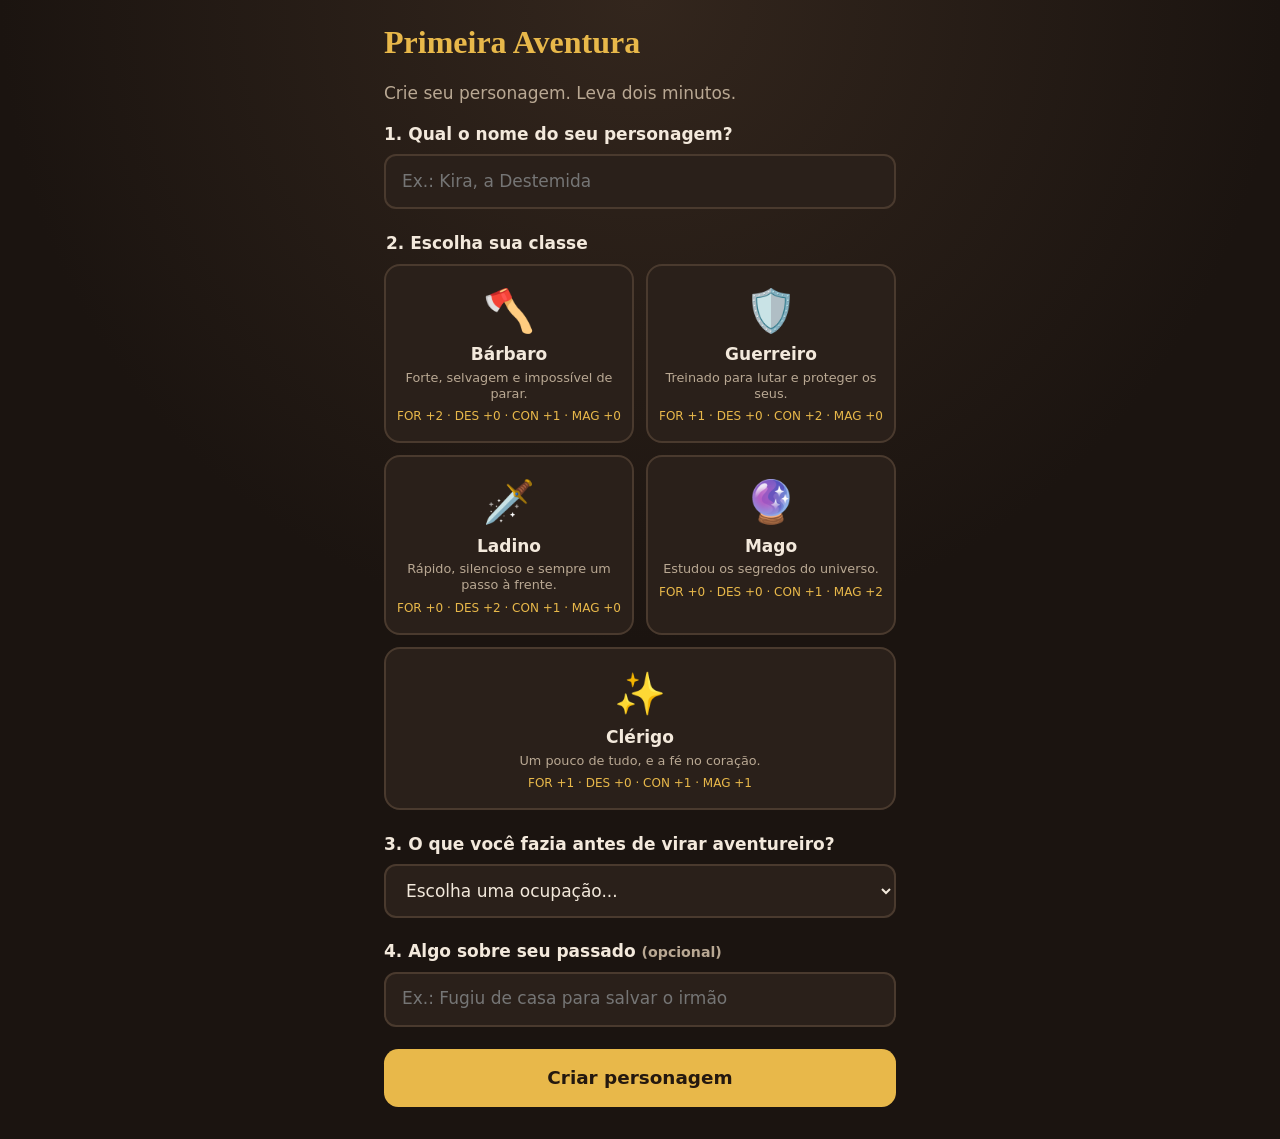
<file: index.html>
<!doctype html>
<html lang="pt-BR">
<head>
  <meta charset="utf-8">
  <meta name="viewport" content="width=device-width, initial-scale=1, viewport-fit=cover">
  <meta name="theme-color" content="#1b1410">
  <title>Primeira Aventura</title>
  <link rel="stylesheet" href="style.css">
  <script type="module" src="app.js"></script>
</head>
<body>
  <main>
    <section id="create" hidden>
      <h1>Primeira Aventura</h1>
      <p class="lead">Crie seu personagem. Leva dois minutos.</p>
      <form id="create-form">
        <label class="field">
          <span>1. Qual o nome do seu personagem?</span>
          <input name="name" required maxlength="30" autocomplete="off" placeholder="Ex.: Kira, a Destemida">
        </label>

        <fieldset class="field">
          <legend>2. Escolha sua classe</legend>
          <div id="class-cards" class="class-cards"></div>
        </fieldset>

        <label class="field">
          <span>3. O que você fazia antes de virar aventureiro?</span>
          <select name="occupationId" id="occupation" required></select>
        </label>

        <label class="field">
          <span>4. Algo sobre seu passado <small>(opcional)</small></span>
          <input name="past" maxlength="80" autocomplete="off" placeholder="Ex.: Fugiu de casa para salvar o irmão">
        </label>

        <button class="primary" type="submit">Criar personagem</button>
      </form>
    </section>

    <section id="sheet" hidden>
      <header class="sheet-head">
        <div id="portrait" class="portrait" aria-hidden="true"></div>
        <div>
          <h1 id="char-name"></h1>
          <p id="char-sub" class="sub"></p>
        </div>
      </header>
      <p id="char-past" class="past"></p>

      <div class="hp">
        <span class="label">Vida</span>
        <button type="button" id="hp-minus" aria-label="Perder 1 ponto de vida">−</button>
        <output id="hp-value"></output>
        <button type="button" id="hp-plus" aria-label="Recuperar 1 ponto de vida">+</button>
      </div>

      <div class="actions">
        <button type="button" id="init-btn" class="init">⚡ Iniciativa <small>1d6 + DES</small></button>
        <button type="button" id="dmg-btn" class="init">🗡️ Dano <small>1d6</small></button>
      </div>

      <p class="hint">Toque em um atributo para rolar o dado.</p>
      <div id="stat-buttons" class="stats"></div>

      <div id="result" class="result" aria-live="polite">
        <span class="placeholder">Seu resultado aparece aqui 🎲</span>
      </div>

      <div class="ability">
        <div>
          <strong id="ability-name"></strong>
          <p id="ability-desc"></p>
        </div>
        <button type="button" id="ability-btn"></button>
      </div>

      <div class="reset">
        <button type="button" id="reset-ask" class="link">Novo personagem</button>
        <span id="reset-confirm" hidden>
          Apagar <strong id="reset-name"></strong>?
          <button type="button" id="reset-yes" class="link danger">Sim, apagar</button>
          <button type="button" id="reset-no" class="link">Não</button>
        </span>
      </div>
    </section>
  </main>
</body>
</html>
</file>
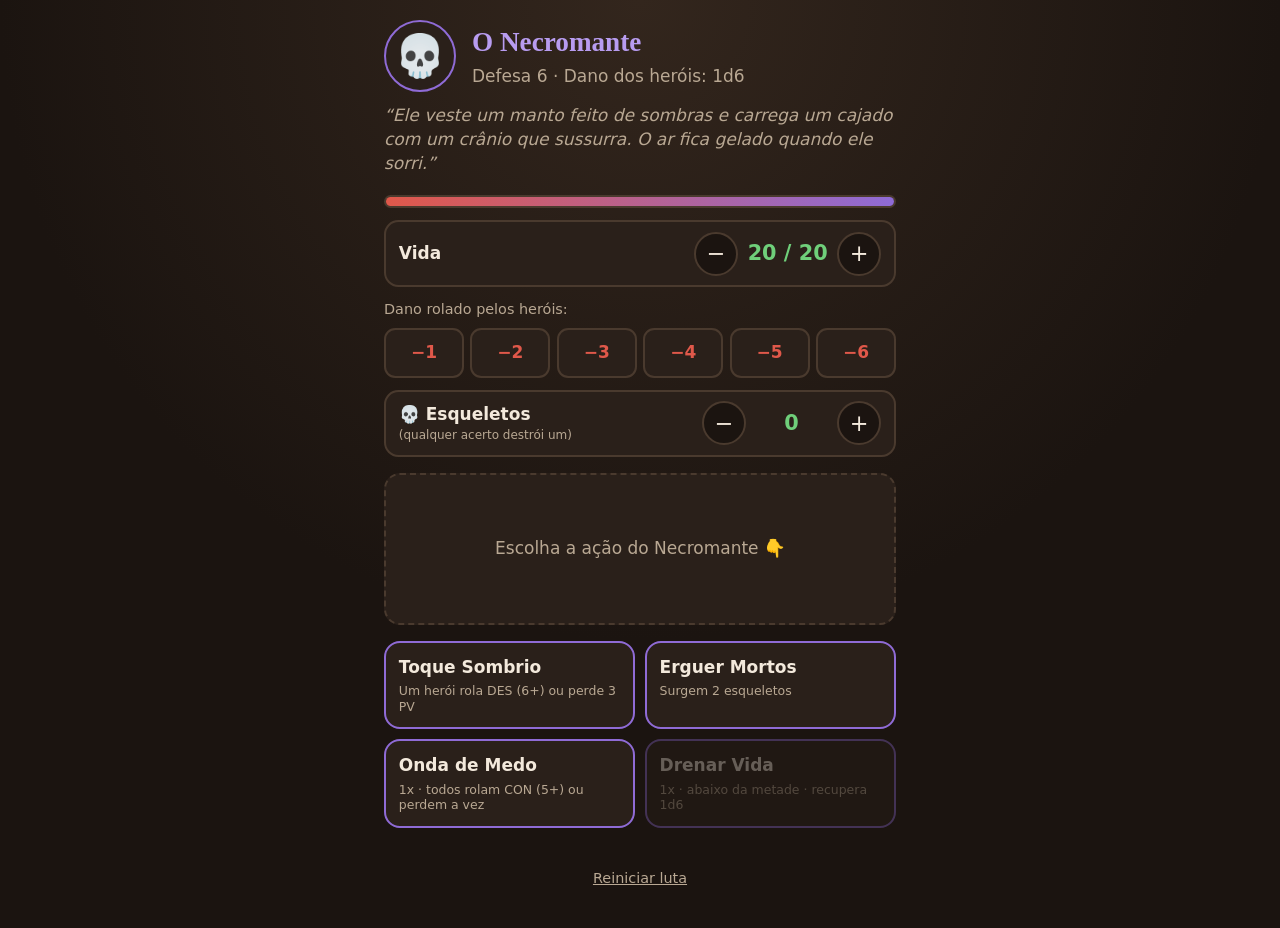
<file: necromante.html>
<!doctype html>
<html lang="pt-BR">
<head>
  <meta charset="utf-8">
  <meta name="viewport" content="width=device-width, initial-scale=1, viewport-fit=cover">
  <meta name="theme-color" content="#1b1410">
  <meta name="robots" content="noindex">
  <title>Necromante</title>
  <link rel="stylesheet" href="style.css">
  <script type="module" src="necromante.js"></script>
</head>
<body>
  <main class="enemy">
    <header class="sheet-head">
      <div class="portrait" aria-hidden="true">💀</div>
      <div>
        <h1>O Necromante</h1>
        <p class="sub">Defesa 6 · Dano dos heróis: 1d6</p>
      </div>
    </header>
    <p class="past">“Ele veste um manto feito de sombras e carrega um cajado com um crânio que sussurra. O ar fica gelado quando ele sorri.”</p>

    <div class="hpbar"><div id="hp-fill"></div></div>
    <div class="hp">
      <span class="label">Vida</span>
      <button type="button" data-hp="-1" aria-label="Tirar 1 de vida">−</button>
      <output id="hp-value"></output>
      <button type="button" data-hp="1" aria-label="Devolver 1 de vida">+</button>
    </div>
    <p class="hint">Dano rolado pelos heróis:</p>
    <div class="dmg-row">
      <button type="button" data-hp="-1">−1</button><button type="button" data-hp="-2">−2</button><button type="button" data-hp="-3">−3</button>
      <button type="button" data-hp="-4">−4</button><button type="button" data-hp="-5">−5</button><button type="button" data-hp="-6">−6</button>
    </div>

    <div class="hp">
      <span class="label">💀 Esqueletos <small>(qualquer acerto destrói um)</small></span>
      <button type="button" data-skel="-1" aria-label="Destruir esqueleto">−</button>
      <output id="skel-value"></output>
      <button type="button" data-skel="1" aria-label="Adicionar esqueleto">+</button>
    </div>

    <div id="result" class="result" aria-live="polite">
      <span class="placeholder">Escolha a ação do Necromante 👇</span>
    </div>

    <div class="enemy-actions">
      <button type="button" data-action="toque"><strong>Toque Sombrio</strong><small>Um herói rola DES (6+) ou perde 3 PV</small></button>
      <button type="button" data-action="erguer"><strong>Erguer Mortos</strong><small>Surgem 2 esqueletos</small></button>
      <button type="button" data-action="medo"><strong>Onda de Medo</strong><small>1x · todos rolam CON (5+) ou perdem a vez</small></button>
      <button type="button" data-action="drenar"><strong>Drenar Vida</strong><small>1x · abaixo da metade · recupera 1d6</small></button>
    </div>

    <div class="reset">
      <button type="button" id="reset-ask" class="link">Reiniciar luta</button>
      <span id="reset-confirm" hidden>
        Reiniciar a luta?
        <button type="button" id="reset-yes" class="link danger">Sim</button>
        <button type="button" id="reset-no" class="link">Não</button>
      </span>
    </div>
  </main>
</body>
</html>
</file>
<file: style.css>
:root {
  --bg: #1b1410;
  --panel: #2a201a;
  --line: #4a3a2e;
  --text: #f3e9dc;
  --muted: #b9a893;
  --gold: #e8b84a;
  --red: #e0584a;
  --green: #6fcf7a;
  color-scheme: dark;
}

* { box-sizing: border-box; }
[hidden] { display: none !important; }

body {
  margin: 0;
  min-height: 100vh;
  background: var(--bg) radial-gradient(circle at top, #33261d, var(--bg) 40rem) no-repeat;
  color: var(--text);
  font: 17px/1.4 system-ui, -apple-system, "Segoe UI", Roboto, sans-serif;
}

main {
  max-width: 34rem;
  margin: 0 auto;
  padding: max(1.25rem, env(safe-area-inset-top)) 1rem max(2rem, env(safe-area-inset-bottom));
}

h1 { font-family: Georgia, "Times New Roman", serif; color: var(--gold); margin: 0 0 .25rem; font-size: 2rem; }
.lead, .hint, .sub, small { color: var(--muted); }

button, input, select { font: inherit; color: inherit; }

/* --- Criação --- */

.field { display: block; border: 0; padding: 0; margin: 0 0 1.4rem; }
.field > span, legend { display: block; font-weight: 600; margin-bottom: .5rem; }

input, select {
  width: 100%;
  padding: .85rem 1rem;
  background: var(--panel);
  border: 2px solid var(--line);
  border-radius: .75rem;
}
input:focus, select:focus { outline: none; border-color: var(--gold); }

.class-cards { display: grid; grid-template-columns: 1fr 1fr; gap: .75rem; }
.class-card {
  position: relative;
  display: flex; flex-direction: column; align-items: center; text-align: center; gap: .2rem;
  padding: 1rem .5rem;
  background: var(--panel);
  border: 2px solid var(--line);
  border-radius: 1rem;
  cursor: pointer;
  transition: transform .1s, border-color .1s;
}
.class-card input { position: absolute; opacity: 0; pointer-events: none; }
.class-card .portrait { font-size: 2.6rem; }
.class-card small { font-size: .8rem; line-height: 1.25; }
.class-card .mini { font-size: .75rem; color: var(--gold); margin-top: .2rem; }
.class-card:has(input:checked) { border-color: var(--gold); background: #3a2b1f; transform: scale(1.03); }
.class-card:has(input:focus-visible) { outline: 2px solid var(--gold); outline-offset: 2px; }

.primary {
  width: 100%;
  padding: 1rem;
  border: 0; border-radius: .9rem;
  background: var(--gold); color: #24180f;
  font-weight: 700; font-size: 1.15rem;
  cursor: pointer;
}

/* --- Ficha --- */

.sheet-head { display: flex; align-items: center; gap: 1rem; }
.sheet-head h1 { font-size: 1.7rem; overflow-wrap: anywhere; }
.sheet-head .sub { margin: 0; }
.sheet-head .portrait {
  flex: none;
  width: 4.5rem; height: 4.5rem;
  display: grid; place-items: center;
  font-size: 2.6rem;
  background: var(--panel); border: 2px solid var(--gold); border-radius: 50%;
}
.past { font-style: italic; color: var(--muted); margin: .75rem 0 0; }

.hp {
  display: flex; align-items: center; gap: .6rem;
  margin: 1.25rem 0;
  padding: .6rem .8rem;
  background: var(--panel); border: 2px solid var(--line); border-radius: .9rem;
}
.hp .label { flex: 1; font-weight: 600; }
.hp button {
  width: 2.75rem; height: 2.75rem;
  border: 2px solid var(--line); border-radius: 50%;
  background: var(--bg); font-size: 1.4rem; cursor: pointer;
}
.hp output { min-width: 4.5rem; text-align: center; font-size: 1.3rem; font-weight: 700; color: var(--green); }
.hp output.low { color: var(--red); }

.hint { margin: 0 0 .5rem; font-size: .9rem; }
.stats { display: grid; grid-template-columns: repeat(2, 1fr); gap: .6rem; }
.stat {
  display: flex; flex-direction: column; align-items: center;
  padding: .9rem .25rem;
  background: var(--panel); border: 2px solid var(--line); border-radius: 1rem;
  cursor: pointer;
  transition: transform .08s;
}
.stat:active { transform: scale(.95); }
.stat-short { font-weight: 700; letter-spacing: .05em; }
.stat-mod { font-size: 2rem; font-weight: 800; color: var(--gold); line-height: 1.1; }
.stat-name { font-size: .75rem; color: var(--muted); }
.stat.buffed { border-color: var(--red); box-shadow: 0 0 12px var(--red); }

.result {
  min-height: 9.5rem;
  margin: 1rem 0;
  padding: 1rem;
  display: flex; flex-direction: column; align-items: center; justify-content: center; gap: .2rem;
  background: var(--panel); border: 2px dashed var(--line); border-radius: 1rem;
  text-align: center;
}
.result .placeholder { color: var(--muted); }
.result .die {
  width: 3.8rem; height: 3.8rem;
  display: grid; place-items: center;
  background: var(--text); color: var(--bg);
  border-radius: .8rem;
  font-size: 2.2rem; font-weight: 800;
}
.result .label { color: var(--muted); font-size: .9rem; }
.result .math { font-size: 1.3rem; }
.result .math strong { color: var(--gold); font-size: 1.7rem; }
.result .tag { font-weight: 900; font-size: 1.4rem; letter-spacing: .05em; }
.result .note { color: var(--muted); font-size: .9rem; }
.result.rolling .die { animation: shake .12s infinite; }
.result.crit { border: 2px solid var(--gold); box-shadow: 0 0 24px #e8b84a66; }
.result.crit .tag { color: var(--gold); animation: pop .4s; }
.result.fumble { border: 2px solid var(--red); }
.result.fumble .tag { color: var(--red); }

@keyframes shake {
  0%, 100% { transform: rotate(0); }
  25% { transform: rotate(-12deg) translateY(-3px); }
  75% { transform: rotate(12deg) translateY(3px); }
}
@keyframes pop { 0% { transform: scale(.4); } 70% { transform: scale(1.25); } 100% { transform: scale(1); } }

.ability {
  display: flex; align-items: center; gap: .75rem;
  padding: .9rem 1rem;
  background: var(--panel); border: 2px solid var(--gold); border-radius: 1rem;
}
.ability > div { flex: 1; }
.ability p { margin: .2rem 0 0; font-size: .9rem; color: var(--muted); }
#ability-btn {
  flex: none;
  padding: .7rem 1rem;
  border: 0; border-radius: .7rem;
  background: var(--gold); color: #24180f; font-weight: 700;
  cursor: pointer;
}
#ability-btn.used { background: var(--line); color: var(--muted); font-weight: 400; font-size: .85rem; }

.reset { margin-top: 2rem; text-align: center; color: var(--muted); font-size: .9rem; }
.link { background: none; border: 0; padding: .5rem; color: var(--muted); text-decoration: underline; cursor: pointer; }
.link.danger { color: var(--red); }

@media (prefers-reduced-motion: reduce) {
  .result.rolling .die, .result.crit .tag { animation: none; }
}
.class-card .mini span { white-space: nowrap; }
.class-card:last-child:nth-child(odd) { grid-column: 1 / -1; }
.actions { display: grid; grid-template-columns: 1fr 1fr; gap: .6rem; margin-bottom: 1.25rem; }
.init {
  display: flex; flex-direction: column; align-items: center;
  padding: .8rem;
  background: var(--panel); border: 2px solid var(--gold); border-radius: .9rem;
  color: var(--gold); font-weight: 700;
  cursor: pointer;
}
.init small { color: var(--muted); font-weight: 400; }

/* --- Necromante --- */

.enemy .portrait { border-color: #8f6bd6; }
.enemy h1 { color: #b89cf0; }
.enemy .hp { margin: .75rem 0; }
.enemy .hp small { display: block; font-weight: 400; font-size: .75rem; color: var(--muted); }
.hpbar { height: .8rem; margin-top: 1.25rem; background: var(--panel); border: 2px solid var(--line); border-radius: 1rem; overflow: hidden; }
#hp-fill { height: 100%; background: linear-gradient(90deg, var(--red), #8f6bd6); transition: width .3s; }
.dmg-row { display: grid; grid-template-columns: repeat(6, 1fr); gap: .4rem; }
.dmg-row button {
  padding: .7rem 0;
  background: var(--panel); border: 2px solid var(--line); border-radius: .7rem;
  font-weight: 700; color: var(--red);
  cursor: pointer;
}
.enemy-actions { display: grid; grid-template-columns: 1fr 1fr; gap: .6rem; }
.enemy-actions button {
  display: flex; flex-direction: column; gap: .25rem;
  padding: .8rem;
  text-align: left;
  background: var(--panel); border: 2px solid #8f6bd6; border-radius: 1rem;
  cursor: pointer;
}
.enemy-actions small { font-size: .78rem; line-height: 1.25; }
.enemy-actions button:disabled { opacity: .35; cursor: default; }
</file>
